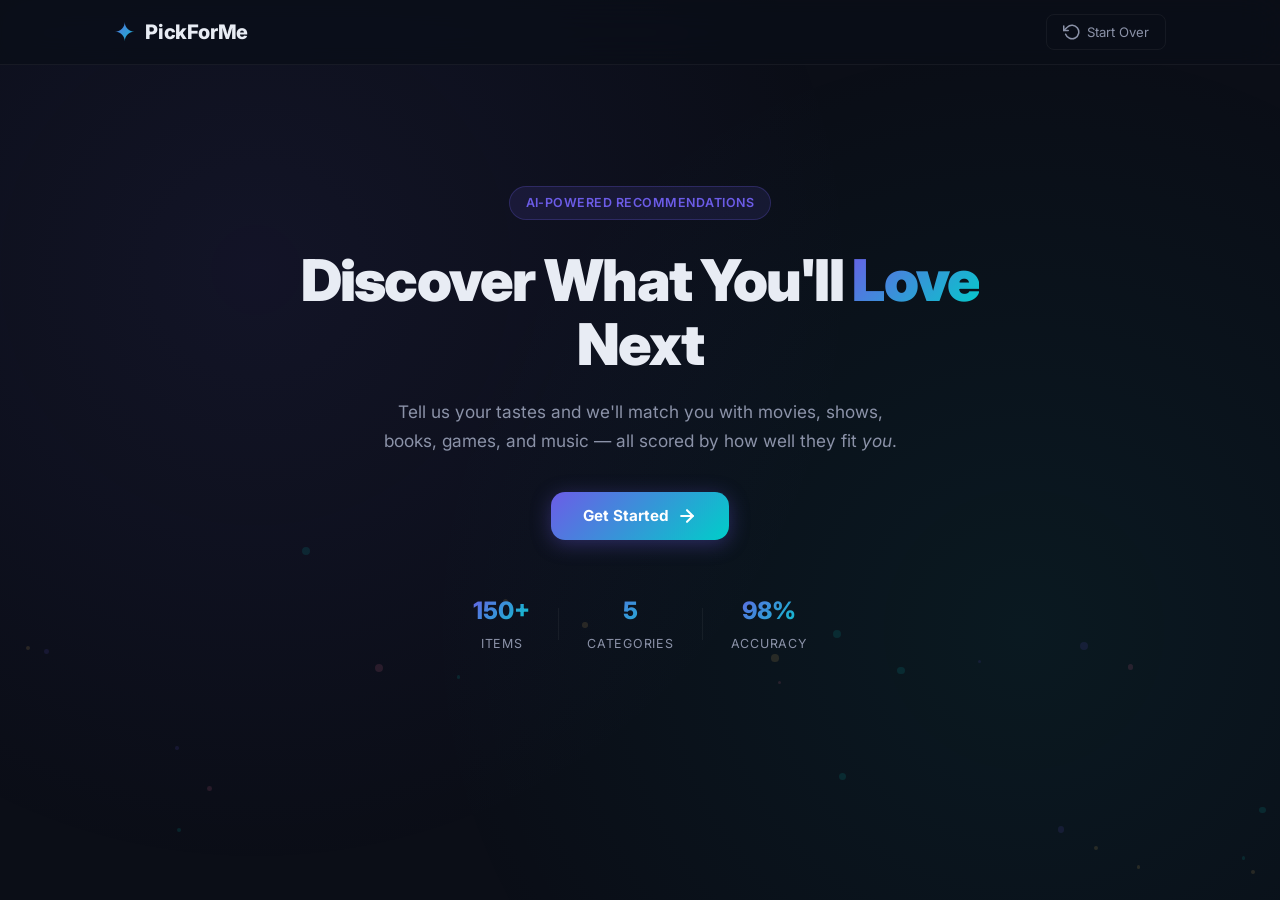
<file: task3/index.html>
<!DOCTYPE html>
<html lang="en">
<head>
  <meta charset="UTF-8" />
  <meta name="viewport" content="width=device-width, initial-scale=1.0" />
  <title>PickForMe — Smart Recommendation Engine</title>
  <meta name="description" content="A smart recommendation system that matches your preferences to discover movies, shows, books, and more." />
  <link rel="preconnect" href="https://fonts.googleapis.com" />
  <link rel="preconnect" href="https://fonts.gstatic.com" crossorigin />
  <link href="https://fonts.googleapis.com/css2?family=Inter:wght@300;400;500;600;700;800;900&display=swap" rel="stylesheet" />
  <link rel="stylesheet" href="style.css" />
</head>
<body>
  <!-- Animated background particles -->
  <div class="bg-particles" id="bgParticles"></div>

  <!-- Header -->
  <header class="header" id="appHeader">
    <div class="header-inner">
      <div class="logo">
        <span class="logo-icon">✦</span>
        <span class="logo-text">PickForMe</span>
      </div>
      <button class="btn-restart" id="btnRestart" title="Start Over">
        <svg width="18" height="18" viewBox="0 0 24 24" fill="none" stroke="currentColor" stroke-width="2" stroke-linecap="round" stroke-linejoin="round"><polyline points="1 4 1 10 7 10"/><path d="M3.51 15a9 9 0 1 0 2.13-9.36L1 10"/></svg>
        <span>Start Over</span>
      </button>
    </div>
  </header>

  <!-- Main App Container -->
  <main class="app-container" id="appContainer">

    <!-- ====== HERO / WELCOME SCREEN ====== -->
    <section class="screen screen--active" id="screenWelcome">
      <div class="welcome-content">
        <div class="welcome-badge">AI-Powered Recommendations</div>
        <h1 class="welcome-title">
          Discover What You'll <span class="gradient-text">Love</span> Next
        </h1>
        <p class="welcome-subtitle">
          Tell us your tastes and we'll match you with movies, shows, books, games, and music — all scored by how well they fit <em>you</em>.
        </p>
        <button class="btn-primary btn-glow" id="btnStart">
          <span>Get Started</span>
          <svg width="20" height="20" viewBox="0 0 24 24" fill="none" stroke="currentColor" stroke-width="2.5" stroke-linecap="round" stroke-linejoin="round"><line x1="5" y1="12" x2="19" y2="12"/><polyline points="12 5 19 12 12 19"/></svg>
        </button>
        <div class="welcome-stats">
          <div class="stat"><span class="stat-num">150+</span><span class="stat-label">Items</span></div>
          <div class="stat-divider"></div>
          <div class="stat"><span class="stat-num">5</span><span class="stat-label">Categories</span></div>
          <div class="stat-divider"></div>
          <div class="stat"><span class="stat-num">98%</span><span class="stat-label">Accuracy</span></div>
        </div>
      </div>
    </section>

    <!-- ====== STEP 1: CATEGORY ====== -->
    <section class="screen" id="screenCategory">
      <div class="step-header">
        <div class="progress-bar"><div class="progress-fill" style="width: 25%"></div></div>
        <p class="step-label">Step 1 of 4</p>
        <h2 class="step-title">What are you in the mood for?</h2>
        <p class="step-desc">Pick a category and we'll narrow things down.</p>
      </div>
      <div class="options-grid options-grid--categories" id="categoryOptions">
        <!-- Populated by JS -->
      </div>
      <div class="step-nav">
        <button class="btn-secondary" id="btnCatBack">Back</button>
        <button class="btn-primary" id="btnCatNext" disabled>Next</button>
      </div>
    </section>

    <!-- ====== STEP 2: GENRES ====== -->
    <section class="screen" id="screenGenres">
      <div class="step-header">
        <div class="progress-bar"><div class="progress-fill" style="width: 50%"></div></div>
        <p class="step-label">Step 2 of 4</p>
        <h2 class="step-title">Pick genres you enjoy</h2>
        <p class="step-desc">Select one or more genres — the more you pick the better we can match.</p>
      </div>
      <div class="options-grid options-grid--genres" id="genreOptions">
        <!-- Populated by JS -->
      </div>
      <div class="step-nav">
        <button class="btn-secondary" id="btnGenBack">Back</button>
        <button class="btn-primary" id="btnGenNext" disabled>Next</button>
      </div>
    </section>

    <!-- ====== STEP 3: MOOD ====== -->
    <section class="screen" id="screenMood">
      <div class="step-header">
        <div class="progress-bar"><div class="progress-fill" style="width: 75%"></div></div>
        <p class="step-label">Step 3 of 4</p>
        <h2 class="step-title">How do you want to feel?</h2>
        <p class="step-desc">Choose the vibe you're going for right now.</p>
      </div>
      <div class="options-grid options-grid--moods" id="moodOptions">
        <!-- Populated by JS -->
      </div>
      <div class="step-nav">
        <button class="btn-secondary" id="btnMoodBack">Back</button>
        <button class="btn-primary" id="btnMoodNext" disabled>Next</button>
      </div>
    </section>

    <!-- ====== STEP 4: KEYWORDS ====== -->
    <section class="screen" id="screenKeywords">
      <div class="step-header">
        <div class="progress-bar"><div class="progress-fill" style="width: 95%"></div></div>
        <p class="step-label">Step 4 of 4</p>
        <h2 class="step-title">Any extra preferences?</h2>
        <p class="step-desc">Toggle any themes or qualities you care about.</p>
      </div>
      <div class="options-grid options-grid--keywords" id="keywordOptions">
        <!-- Populated by JS -->
      </div>
      <div class="step-nav">
        <button class="btn-secondary" id="btnKwBack">Back</button>
        <button class="btn-primary btn-glow" id="btnKwNext">
          <span>Show My Picks</span>
          <svg width="18" height="18" viewBox="0 0 24 24" fill="none" stroke="currentColor" stroke-width="2.5" stroke-linecap="round" stroke-linejoin="round"><polyline points="13 17 18 12 13 7"/><polyline points="6 17 11 12 6 7"/></svg>
        </button>
      </div>
    </section>

    <!-- ====== LOADING ====== -->
    <section class="screen" id="screenLoading">
      <div class="loading-content">
        <div class="loader-ring">
          <div></div><div></div><div></div><div></div>
        </div>
        <h2 class="loading-title">Analyzing your taste…</h2>
        <p class="loading-sub" id="loadingText">Matching preferences against 150+ items</p>
      </div>
    </section>

    <!-- ====== RESULTS ====== -->
    <section class="screen" id="screenResults">
      <div class="results-header">
        <h2 class="results-title">Your <span class="gradient-text">Top Picks</span></h2>
        <p class="results-subtitle" id="resultsSubtitle">Based on your unique preferences</p>
        <div class="results-filters" id="resultsFilters">
          <!-- filter chips injected by JS -->
        </div>
      </div>
      <div class="results-grid" id="resultsGrid">
        <!-- cards injected by JS -->
      </div>
      <button class="btn-primary btn-wide" id="btnTryAgain">
        <svg width="18" height="18" viewBox="0 0 24 24" fill="none" stroke="currentColor" stroke-width="2" stroke-linecap="round" stroke-linejoin="round"><polyline points="1 4 1 10 7 10"/><path d="M3.51 15a9 9 0 1 0 2.13-9.36L1 10"/></svg>
        <span>Refine Preferences</span>
      </button>
    </section>

  </main>

  <script src="app.js"></script>
</body>
</html>
</file>
<file: task3/style.css>
/* ========================================
   DESIGN TOKENS
   ======================================== */
:root {
  /* palette */
  --clr-bg:        #0b0e17;
  --clr-surface:   #12162380;
  --clr-surface-solid: #141825;
  --clr-card:      #161b2ae0;
  --clr-border:    #ffffff0d;
  --clr-text:      #e8ecf4;
  --clr-text-dim:  #8b92a8;
  --clr-accent-1:  #6c5ce7;
  --clr-accent-2:  #00cec9;
  --clr-accent-3:  #fd79a8;
  --clr-gradient:  linear-gradient(135deg, var(--clr-accent-1), var(--clr-accent-2));
  --clr-gradient-warm: linear-gradient(135deg, #e17055, #fd79a8);
  --clr-glow:      rgba(108, 92, 231, .35);
  --clr-success:   #00b894;
  --clr-gold:      #fdcb6e;

  /* type */
  --ff: 'Inter', system-ui, -apple-system, sans-serif;

  /* radii */
  --r-sm: 8px;
  --r-md: 14px;
  --r-lg: 22px;
  --r-xl: 30px;

  /* transitions */
  --ease-spring: cubic-bezier(.34, 1.56, .64, 1);
  --ease-smooth: cubic-bezier(.4, 0, .2, 1);
}

/* ========================================
   RESET & BASE
   ======================================== */
*, *::before, *::after { box-sizing: border-box; margin: 0; padding: 0; }

html {
  font-size: 16px;
  scroll-behavior: smooth;
}

body {
  font-family: var(--ff);
  background: var(--clr-bg);
  color: var(--clr-text);
  min-height: 100vh;
  overflow-x: hidden;
  line-height: 1.6;
  -webkit-font-smoothing: antialiased;
}

/* ========================================
   ANIMATED BACKGROUND
   ======================================== */
.bg-particles {
  position: fixed;
  inset: 0;
  z-index: 0;
  pointer-events: none;
  overflow: hidden;
}

.bg-particles .particle {
  position: absolute;
  border-radius: 50%;
  opacity: .12;
  animation: float linear infinite;
}

@keyframes float {
  0%   { transform: translateY(0) scale(1); }
  50%  { transform: translateY(-40vh) scale(1.15); }
  100% { transform: translateY(-100vh) scale(.9); }
}

/* Subtle grid overlay */
body::before {
  content: '';
  position: fixed;
  inset: 0;
  z-index: 0;
  background-image:
    radial-gradient(circle at 20% 30%, rgba(108,92,231,.08) 0%, transparent 50%),
    radial-gradient(circle at 80% 70%, rgba(0,206,201,.06) 0%, transparent 50%);
  pointer-events: none;
}

/* ========================================
   HEADER
   ======================================== */
.header {
  position: fixed;
  top: 0;
  left: 0;
  right: 0;
  z-index: 100;
  backdrop-filter: blur(20px) saturate(1.4);
  -webkit-backdrop-filter: blur(20px) saturate(1.4);
  background: rgba(11, 14, 23, .72);
  border-bottom: 1px solid var(--clr-border);
}

.header-inner {
  max-width: 1100px;
  margin: 0 auto;
  padding: 0 24px;
  height: 64px;
  display: flex;
  align-items: center;
  justify-content: space-between;
}

.logo {
  display: flex;
  align-items: center;
  gap: 10px;
}

.logo-icon {
  font-size: 1.6rem;
  background: var(--clr-gradient);
  -webkit-background-clip: text;
  -webkit-text-fill-color: transparent;
  animation: pulse-glow 3s ease-in-out infinite;
}

@keyframes pulse-glow {
  0%, 100% { filter: brightness(1); }
  50% { filter: brightness(1.4); }
}

.logo-text {
  font-weight: 800;
  font-size: 1.25rem;
  letter-spacing: -.02em;
}

.btn-restart {
  display: flex;
  align-items: center;
  gap: 6px;
  padding: 8px 16px;
  border: 1px solid var(--clr-border);
  border-radius: var(--r-sm);
  background: transparent;
  color: var(--clr-text-dim);
  font-family: var(--ff);
  font-size: .82rem;
  cursor: pointer;
  transition: all .25s var(--ease-smooth);
}

.btn-restart:hover {
  color: var(--clr-text);
  border-color: var(--clr-accent-1);
  background: rgba(108, 92, 231, .08);
}

/* ========================================
   APP CONTAINER & SCREENS
   ======================================== */
.app-container {
  position: relative;
  z-index: 1;
  max-width: 860px;
  margin: 0 auto;
  padding: 96px 24px 60px;
  min-height: 100vh;
}

.screen {
  display: none;
  animation: fadeSlideIn .5s var(--ease-smooth) both;
}

.screen--active {
  display: block;
}

@keyframes fadeSlideIn {
  from { opacity: 0; transform: translateY(24px); }
  to   { opacity: 1; transform: translateY(0); }
}

/* ========================================
   WELCOME SCREEN
   ======================================== */
.welcome-content {
  text-align: center;
  padding: 10vh 0 4vh;
}

.welcome-badge {
  display: inline-flex;
  align-items: center;
  gap: 6px;
  padding: 6px 16px;
  border-radius: 100px;
  background: rgba(108, 92, 231, .12);
  border: 1px solid rgba(108, 92, 231, .25);
  color: var(--clr-accent-1);
  font-size: .78rem;
  font-weight: 600;
  letter-spacing: .04em;
  text-transform: uppercase;
  margin-bottom: 28px;
  animation: fadeSlideIn .6s .1s var(--ease-smooth) both;
}

.welcome-title {
  font-size: clamp(2.2rem, 5.5vw, 3.6rem);
  font-weight: 900;
  letter-spacing: -.03em;
  line-height: 1.12;
  margin-bottom: 20px;
  animation: fadeSlideIn .6s .2s var(--ease-smooth) both;
}

.gradient-text {
  background: var(--clr-gradient);
  -webkit-background-clip: text;
  -webkit-text-fill-color: transparent;
}

.welcome-subtitle {
  max-width: 520px;
  margin: 0 auto 36px;
  color: var(--clr-text-dim);
  font-size: 1.08rem;
  line-height: 1.7;
  animation: fadeSlideIn .6s .3s var(--ease-smooth) both;
}

.welcome-stats {
  display: flex;
  align-items: center;
  justify-content: center;
  gap: 28px;
  margin-top: 52px;
  animation: fadeSlideIn .6s .5s var(--ease-smooth) both;
}

.stat { text-align: center; }
.stat-num {
  display: block;
  font-size: 1.5rem;
  font-weight: 800;
  background: var(--clr-gradient);
  -webkit-background-clip: text;
  -webkit-text-fill-color: transparent;
}
.stat-label {
  font-size: .78rem;
  color: var(--clr-text-dim);
  text-transform: uppercase;
  letter-spacing: .06em;
}
.stat-divider {
  width: 1px;
  height: 32px;
  background: var(--clr-border);
}

/* ========================================
   BUTTONS
   ======================================== */
.btn-primary {
  display: inline-flex;
  align-items: center;
  gap: 8px;
  padding: 14px 32px;
  border: none;
  border-radius: var(--r-md);
  background: var(--clr-gradient);
  color: #fff;
  font-family: var(--ff);
  font-size: .95rem;
  font-weight: 700;
  cursor: pointer;
  transition: all .3s var(--ease-smooth);
  position: relative;
  overflow: hidden;
}

.btn-primary::before {
  content: '';
  position: absolute;
  inset: 0;
  background: linear-gradient(135deg, rgba(255,255,255,.18), transparent);
  opacity: 0;
  transition: opacity .3s;
}

.btn-primary:hover::before { opacity: 1; }
.btn-primary:hover { transform: translateY(-2px); box-shadow: 0 8px 30px var(--clr-glow); }
.btn-primary:active { transform: translateY(0); }
.btn-primary:disabled { opacity: .35; cursor: not-allowed; transform: none; box-shadow: none; }
.btn-primary:disabled::before { display: none; }

.btn-glow {
  box-shadow: 0 4px 20px var(--clr-glow);
  animation: fadeSlideIn .6s .4s var(--ease-smooth) both;
}

.btn-secondary {
  display: inline-flex;
  align-items: center;
  gap: 6px;
  padding: 12px 24px;
  border: 1px solid var(--clr-border);
  border-radius: var(--r-md);
  background: transparent;
  color: var(--clr-text-dim);
  font-family: var(--ff);
  font-size: .9rem;
  font-weight: 500;
  cursor: pointer;
  transition: all .25s var(--ease-smooth);
}

.btn-secondary:hover {
  color: var(--clr-text);
  border-color: var(--clr-accent-2);
  background: rgba(0, 206, 201, .06);
}

.btn-wide {
  display: flex;
  margin: 40px auto 0;
}

/* ========================================
   STEP HEADER & PROGRESS
   ======================================== */
.step-header {
  text-align: center;
  margin-bottom: 40px;
}

.progress-bar {
  width: 100%;
  max-width: 320px;
  height: 4px;
  border-radius: 100px;
  background: var(--clr-border);
  margin: 0 auto 20px;
  overflow: hidden;
}

.progress-fill {
  height: 100%;
  background: var(--clr-gradient);
  border-radius: 100px;
  transition: width .6s var(--ease-smooth);
}

.step-label {
  font-size: .75rem;
  color: var(--clr-accent-2);
  text-transform: uppercase;
  font-weight: 700;
  letter-spacing: .1em;
  margin-bottom: 10px;
}

.step-title {
  font-size: 1.65rem;
  font-weight: 800;
  letter-spacing: -.02em;
  margin-bottom: 8px;
}

.step-desc {
  color: var(--clr-text-dim);
  font-size: .92rem;
}

/* ========================================
   OPTIONS GRID (Selection chips)
   ======================================== */
.options-grid {
  display: flex;
  flex-wrap: wrap;
  gap: 12px;
  justify-content: center;
  margin-bottom: 40px;
}

.option-chip {
  position: relative;
  display: flex;
  align-items: center;
  gap: 10px;
  padding: 14px 22px;
  border: 1px solid var(--clr-border);
  border-radius: var(--r-md);
  background: var(--clr-card);
  color: var(--clr-text);
  font-family: var(--ff);
  font-size: .9rem;
  font-weight: 500;
  cursor: pointer;
  transition: all .3s var(--ease-spring);
  user-select: none;
  backdrop-filter: blur(10px);
}

.option-chip .chip-emoji {
  font-size: 1.35rem;
  line-height: 1;
}

.option-chip:hover {
  border-color: var(--clr-accent-1);
  background: rgba(108, 92, 231, .08);
  transform: translateY(-2px);
  box-shadow: 0 6px 20px rgba(108, 92, 231, .12);
}

.option-chip--selected {
  border-color: var(--clr-accent-1) !important;
  background: rgba(108, 92, 231, .16) !important;
  box-shadow: 0 0 0 2px rgba(108,92,231,.3), 0 6px 20px rgba(108,92,231,.15) !important;
}

.option-chip--selected::after {
  content: '✓';
  position: absolute;
  top: -6px;
  right: -6px;
  width: 22px;
  height: 22px;
  border-radius: 50%;
  background: var(--clr-gradient);
  color: #fff;
  font-size: .7rem;
  font-weight: 700;
  display: grid;
  place-items: center;
  animation: popIn .3s var(--ease-spring);
}

@keyframes popIn {
  from { transform: scale(0); }
  to   { transform: scale(1); }
}

/* Category cards — larger */
.options-grid--categories {
  display: grid;
  grid-template-columns: repeat(auto-fill, minmax(220px, 1fr));
  gap: 14px;
}

.options-grid--categories .option-chip {
  flex-direction: column;
  align-items: center;
  padding: 28px 20px;
  text-align: center;
  gap: 12px;
}

.options-grid--categories .chip-emoji {
  font-size: 2rem;
}

.options-grid--categories .chip-label {
  font-weight: 600;
}

.options-grid--categories .chip-sublabel {
  font-size: .78rem;
  color: var(--clr-text-dim);
  margin-top: -4px;
}

/* ========================================
   STEP NAV
   ======================================== */
.step-nav {
  display: flex;
  justify-content: center;
  gap: 14px;
}

/* ========================================
   LOADING SCREEN
   ======================================== */
.loading-content {
  display: flex;
  flex-direction: column;
  align-items: center;
  justify-content: center;
  padding: 16vh 0;
}

.loader-ring {
  display: inline-block;
  position: relative;
  width: 64px;
  height: 64px;
  margin-bottom: 32px;
}

.loader-ring div {
  position: absolute;
  width: 52px;
  height: 52px;
  margin: 6px;
  border: 3px solid transparent;
  border-radius: 50%;
  animation: ring-spin 1.2s ease-in-out infinite;
}

.loader-ring div:nth-child(1) { border-top-color: var(--clr-accent-1); animation-delay: -.45s; }
.loader-ring div:nth-child(2) { border-right-color: var(--clr-accent-2); animation-delay: -.3s; }
.loader-ring div:nth-child(3) { border-bottom-color: var(--clr-accent-3); animation-delay: -.15s; }
.loader-ring div:nth-child(4) { border-left-color: var(--clr-gold); }

@keyframes ring-spin {
  0%   { transform: rotate(0deg); }
  100% { transform: rotate(360deg); }
}

.loading-title {
  font-size: 1.4rem;
  font-weight: 700;
  margin-bottom: 8px;
}

.loading-sub {
  color: var(--clr-text-dim);
  font-size: .88rem;
}

/* ========================================
   RESULTS
   ======================================== */
.results-header {
  text-align: center;
  margin-bottom: 36px;
}

.results-title {
  font-size: 1.9rem;
  font-weight: 900;
  letter-spacing: -.02em;
  margin-bottom: 6px;
}

.results-subtitle {
  color: var(--clr-text-dim);
  font-size: .92rem;
  margin-bottom: 20px;
}

/* filter chips */
.results-filters {
  display: flex;
  justify-content: center;
  gap: 8px;
  flex-wrap: wrap;
}

.filter-chip {
  padding: 6px 14px;
  border-radius: 100px;
  border: 1px solid var(--clr-border);
  background: transparent;
  color: var(--clr-text-dim);
  font-family: var(--ff);
  font-size: .78rem;
  font-weight: 600;
  cursor: pointer;
  transition: all .25s var(--ease-smooth);
}

.filter-chip--active {
  background: rgba(108, 92, 231, .15);
  border-color: var(--clr-accent-1);
  color: var(--clr-accent-1);
}

.filter-chip:hover:not(.filter-chip--active) {
  border-color: #ffffff30;
  color: var(--clr-text);
}

/* ---- result cards ---- */
.results-grid {
  display: grid;
  grid-template-columns: repeat(auto-fill, minmax(260px, 1fr));
  gap: 18px;
}

.result-card {
  position: relative;
  border: 1px solid var(--clr-border);
  border-radius: var(--r-lg);
  background: var(--clr-card);
  padding: 26px 22px 22px;
  backdrop-filter: blur(10px);
  transition: all .35s var(--ease-smooth);
  animation: cardReveal .5s var(--ease-smooth) both;
  overflow: hidden;
}

.result-card::before {
  content: '';
  position: absolute;
  top: 0;
  left: 0;
  right: 0;
  height: 3px;
  background: var(--clr-gradient);
  opacity: 0;
  transition: opacity .3s;
}

.result-card:hover {
  transform: translateY(-4px);
  border-color: rgba(108, 92, 231, .3);
  box-shadow: 0 12px 40px rgba(0,0,0,.3);
}

.result-card:hover::before { opacity: 1; }

@keyframes cardReveal {
  from { opacity: 0; transform: translateY(20px) scale(.97); }
  to   { opacity: 1; transform: translateY(0) scale(1); }
}

.card-rank {
  position: absolute;
  top: 14px;
  right: 16px;
  font-size: .7rem;
  font-weight: 800;
  color: var(--clr-text-dim);
  text-transform: uppercase;
  letter-spacing: .06em;
}

.card-rank--top {
  background: var(--clr-gradient);
  -webkit-background-clip: text;
  -webkit-text-fill-color: transparent;
}

.card-emoji {
  font-size: 2.2rem;
  margin-bottom: 14px;
  display: block;
}

.card-title {
  font-size: 1.1rem;
  font-weight: 700;
  margin-bottom: 6px;
  letter-spacing: -.01em;
}

.card-category {
  font-size: .72rem;
  text-transform: uppercase;
  letter-spacing: .08em;
  color: var(--clr-accent-2);
  font-weight: 600;
  margin-bottom: 10px;
}

.card-desc {
  font-size: .84rem;
  color: var(--clr-text-dim);
  line-height: 1.55;
  margin-bottom: 16px;
}

/* match meter */
.card-match {
  display: flex;
  align-items: center;
  gap: 10px;
}

.match-bar {
  flex: 1;
  height: 6px;
  border-radius: 100px;
  background: rgba(255,255,255,.06);
  overflow: hidden;
}

.match-fill {
  height: 100%;
  border-radius: 100px;
  transition: width .8s var(--ease-smooth);
}

.match-fill--high   { background: var(--clr-success); }
.match-fill--mid    { background: var(--clr-gold); }
.match-fill--low    { background: var(--clr-accent-3); }

.match-pct {
  font-size: .82rem;
  font-weight: 700;
  min-width: 40px;
  text-align: right;
}

.match-pct--high { color: var(--clr-success); }
.match-pct--mid  { color: var(--clr-gold); }
.match-pct--low  { color: var(--clr-accent-3); }

/* tags */
.card-tags {
  display: flex;
  flex-wrap: wrap;
  gap: 6px;
  margin-top: 12px;
}

.card-tag {
  padding: 3px 10px;
  border-radius: 100px;
  background: rgba(255,255,255,.05);
  font-size: .7rem;
  color: var(--clr-text-dim);
  font-weight: 500;
}

/* ========================================
   RESPONSIVE
   ======================================== */
@media (max-width: 600px) {
  .welcome-title {
    font-size: 1.9rem;
  }
  .options-grid--categories {
    grid-template-columns: repeat(2, 1fr);
  }
  .results-grid {
    grid-template-columns: 1fr;
  }
  .welcome-stats { gap: 16px; }
  .stat-num { font-size: 1.2rem; }
  .header-inner { padding: 0 16px; }
  .app-container { padding: 88px 16px 40px; }
  .btn-restart span { display: none; }
}
</file>
